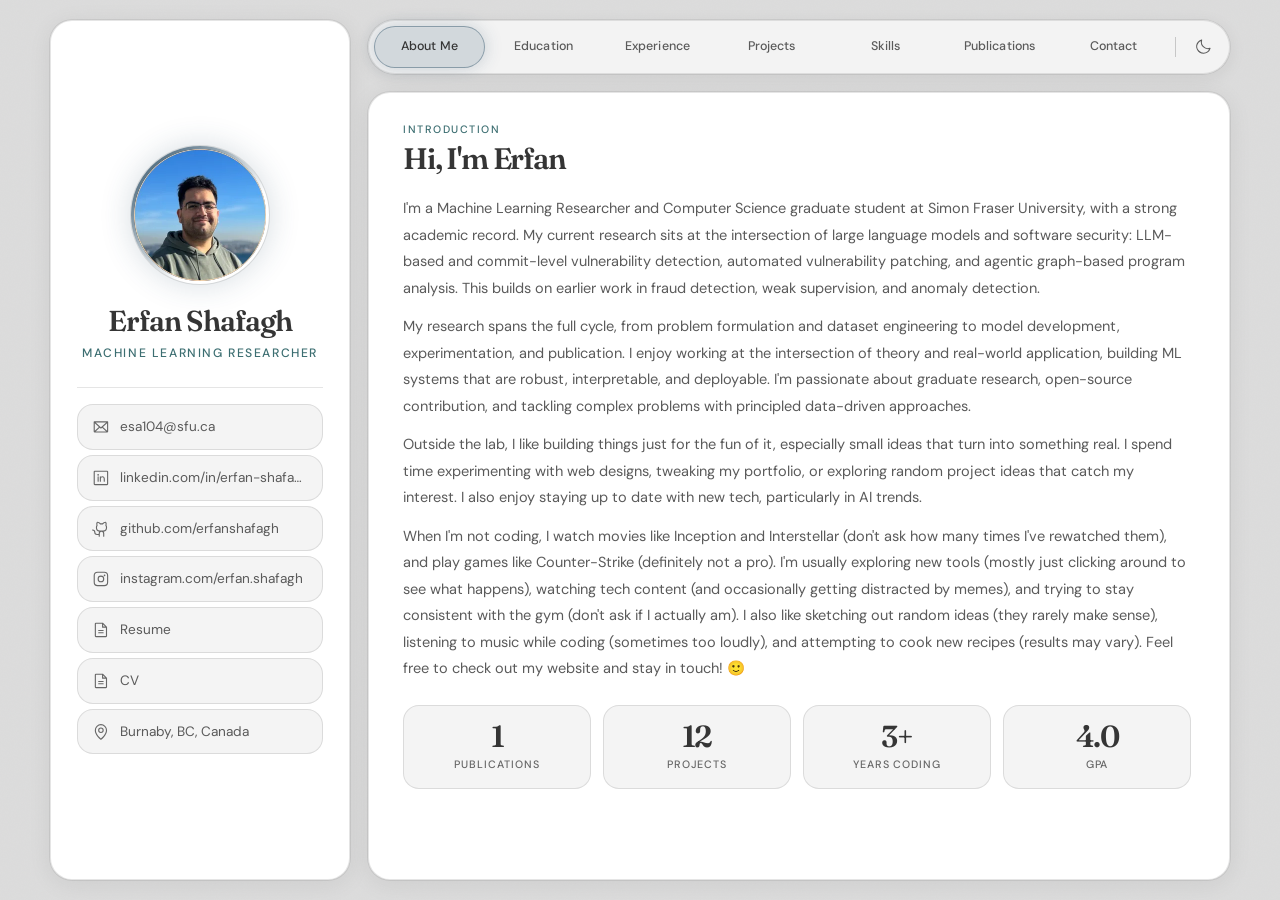
<file: index.html>
<!doctype html>
<html lang="en" data-theme="dark">
  <head>
    <meta charset="UTF-8" />
    <meta name="viewport" content="width=device-width, initial-scale=1.0, viewport-fit=cover" />

    <title>Erfan Shafagh</title>
    <meta
      name="description"
      content="Erfan Shafagh — Machine Learning Researcher and Computer Science graduate student at Simon Fraser University, working on LLM-based and commit-level vulnerability detection, automated vulnerability patching, and agentic program analysis."
    />
    <meta name="author" content="Erfan Shafagh" />
    <link rel="canonical" href="https://erfanshafagh.github.io/" />
    <meta name="robots" content="index, follow" />
    <meta name="color-scheme" content="dark light" />
    <meta name="theme-color" content="#1a1a1a" media="(prefers-color-scheme: dark)" />
    <meta name="theme-color" content="#dcdcdc" media="(prefers-color-scheme: light)" />

    <!-- Link previews (LinkedIn, X, Slack, Discord, iMessage) -->
    <meta property="og:type" content="profile" />
    <meta property="og:site_name" content="Erfan Shafagh" />
    <meta property="og:title" content="Erfan Shafagh — Machine Learning Researcher" />
    <meta
      property="og:description"
      content="Machine Learning Researcher and Computer Science graduate student at Simon Fraser University, working on LLM-based and commit-level vulnerability detection, automated vulnerability patching, and agentic program analysis."
    />
    <meta property="og:url" content="https://erfanshafagh.github.io/" />
    <meta property="og:image" content="https://erfanshafagh.github.io/assets/img/og-card.png" />
    <meta property="og:image:width" content="1200" />
    <meta property="og:image:height" content="630" />
    <meta property="og:image:alt" content="Erfan Shafagh — Machine Learning Researcher" />
    <meta property="og:locale" content="en_US" />
    <meta property="profile:first_name" content="Erfan" />
    <meta property="profile:last_name" content="Shafagh" />
    <meta name="twitter:card" content="summary_large_image" />
    <meta name="twitter:title" content="Erfan Shafagh — Machine Learning Researcher" />
    <meta
      name="twitter:description"
      content="Machine Learning Researcher and Computer Science graduate student at Simon Fraser University, working on LLM-based and commit-level vulnerability detection, automated vulnerability patching, and agentic program analysis."
    />
    <meta name="twitter:image" content="https://erfanshafagh.github.io/assets/img/og-card.png" />

    <link rel="icon" href="assets/img/favicon-32.png" sizes="32x32" type="image/png" />
    <link rel="apple-touch-icon" href="assets/img/apple-touch-icon.png" />

    <link rel="preconnect" href="https://fonts.googleapis.com" />
    <link rel="preconnect" href="https://fonts.gstatic.com" crossorigin />
    <link
      href="https://fonts.googleapis.com/css2?family=Fraunces:opsz,wght@9..144,500;9..144,600&family=DM+Sans:opsz,wght@9..40,400;9..40,500;9..40,700&display=swap"
      rel="stylesheet"
    />

    <link rel="stylesheet" href="styles/tokens.css" />
    <link rel="stylesheet" href="styles/base.css" />
    <link rel="stylesheet" href="styles/layout.css" />
    <link rel="stylesheet" href="styles/components.css" />
    <link rel="stylesheet" href="styles/sections.css" />
    <link rel="stylesheet" href="styles/bottom-nav.css" />
    <link rel="stylesheet" href="styles/responsive.css" />

    <!-- Applies the saved/OS theme before first paint so light-theme
         visitors never see a flash of the dark palette. -->
    <script>
      (function () {
        try {
          var t = localStorage.getItem("theme");
          if (t !== "light" && t !== "dark") {
            t = matchMedia("(prefers-color-scheme: light)").matches ? "light" : "dark";
          }
          document.documentElement.setAttribute("data-theme", t);
        } catch (e) {}
      })();
    </script>

    <script type="application/ld+json">
      {
        "@context": "https://schema.org",
        "@type": "Person",
        "name": "Erfan Shafagh",
        "url": "https://erfanshafagh.github.io/",
        "image": "https://erfanshafagh.github.io/assets/img/avatar.webp",
        "jobTitle": "Machine Learning Researcher",
        "email": "mailto:esa104@sfu.ca",
        "description": "Erfan Shafagh — Machine Learning Researcher and Computer Science graduate student at Simon Fraser University, working on LLM-based and commit-level vulnerability detection, automated vulnerability patching, and agentic program analysis.",
        "affiliation": { "@type": "CollegeOrUniversity", "name": "Simon Fraser University", "url": "https://www.sfu.ca/" },
        "alumniOf": { "@type": "CollegeOrUniversity", "name": "Simon Fraser University", "url": "https://www.sfu.ca/" },
        "address": { "@type": "PostalAddress", "addressLocality": "Burnaby", "addressRegion": "BC", "addressCountry": "CA" },
        "knowsAbout": ["LLM-Based Vulnerability Detection","Commit-Level Vulnerability Detection","Automated Vulnerability Patching","Agentic Graph-Based Program Analysis","Adversarial Machine Learning","Software Security","Fraud Detection","Weak Supervision","Anomaly Detection","Large Language Models"],
        "sameAs": [
          "https://www.linkedin.com/in/erfan-shafagh/",
          "https://github.com/erfanshafagh",
          "https://instagram.com/erfan.shafagh"
        ]
      }
    </script>
  </head>

  <body>
    <a class="skip-link" href="#panelContainer">Skip to content</a>

    <div class="layout">
      <aside class="sidebar">
        <div class="sidebar-inner">
          <div class="avatar-ring">
            <img
              id="avatarImg"
              class="avatar"
              src="assets/img/avatar.webp"
              alt="Erfan Shafagh, Machine Learning Researcher"
              width="132"
              height="132"
              fetchpriority="high"
            />
          </div>
          <h1 class="profile-name" id="profileName">Erfan Shafagh</h1>
          <p class="profile-role" id="profileRole">Machine Learning Researcher</p>
          <nav class="profile-links" id="profileLinks" aria-label="Profile links"></nav>
        </div>
      </aside>

      <main class="main-content">
        <nav class="tab-bar" aria-label="Sections">
          <div class="tab-list" id="tabList" role="tablist" aria-label="Portfolio sections"></div>
          <span class="nav-separator" aria-hidden="true"></span>
          <button class="theme-toggle" id="themeToggle" type="button" aria-label="Toggle theme"></button>
        </nav>

        <div class="panel-container" id="panelContainer">
          <!-- prerender:start -->
          <!-- Generated by `node build.js` from src/data.js. Gives crawlers and
               link-preview bots real text, since they do not run JavaScript.
               Replaced by the live render as soon as the module loads. -->
        <section class="panel" id="prerender-about">
          <h2>About</h2>
          <p>I&#39;m a Machine Learning Researcher and Computer Science graduate student at Simon Fraser University, with a strong academic record. My current research sits at the intersection of large language models and software security: LLM-based and commit-level vulnerability detection, automated vulnerability patching, and agentic graph-based program analysis. This builds on earlier work in fraud detection, weak supervision, and anomaly detection.</p>
          <p>My research spans the full cycle, from problem formulation and dataset engineering to model development, experimentation, and publication. I enjoy working at the intersection of theory and real-world application, building ML systems that are robust, interpretable, and deployable. I&#39;m passionate about graduate research, open-source contribution, and tackling complex problems with principled data-driven approaches.</p>
          <p>Outside the lab, I like building things just for the fun of it, especially small ideas that turn into something real. I spend time experimenting with web designs, tweaking my portfolio, or exploring random project ideas that catch my interest. I also enjoy staying up to date with new tech, particularly in AI trends.</p>
          <p>When I&#39;m not coding, I watch movies like Inception and Interstellar (don&#39;t ask how many times I&#39;ve rewatched them), and play games like Counter-Strike (definitely not a pro). I&#39;m usually exploring new tools (mostly just clicking around to see what happens), watching tech content (and occasionally getting distracted by memes), and trying to stay consistent with the gym (don&#39;t ask if I actually am). I also like sketching out random ideas (they rarely make sense), listening to music while coding (sometimes too loudly), and attempting to cook new recipes (results may vary). Feel free to check out my website and stay in touch! 🙂</p>
        </section>

        <section class="panel" id="prerender-education">
          <h2>Education</h2>
          <p><strong>Master of Computer Science</strong>, Simon Fraser University (May 2026 – Present). Graduate studies in Computer Science with a research focus on LLM-based vulnerability detection, commit-level vulnerability detection, automated vulnerability patching, and agentic graph-based program analysis.</p>
          <p><strong>Bachelor of Computer Science</strong>, Simon Fraser University (Jan 2023 – Dec 2025). President&#39;s Honour Roll once and Dean&#39;s Honour Roll twice. Specialized in machine learning and deep learning, with additional coursework in algorithms, databases, systems, and networking.</p>
        </section>

        <section class="panel" id="prerender-experience">
          <h2>Experience</h2>
          <p><strong>Research Assistant</strong>, SFU – TBLab (Nov 2024 – Present).</p>
          <ul><li>Gained hands-on experience with the full research cycle, from problem formulation to experimentation and evaluation.</li><li>Conducted research in fraud detection using weak supervision and anomaly detection methods.</li><li>Applied deep learning methods to real-world, high-dimensional datasets.</li><li>Collaborated in an academic research setting, contributing to publications and interdisciplinary teamwork.</li></ul>
          <p><strong>AI Engineer Intern</strong>, Farpoint Technologies (May 2026 – Present).</p>
          <ul><li>Contributed to Fabric, a secure and private AI assistant built as an agentic harness around large language models.</li><li>Designed and shipped core product features, including streaming reasoning components, onboarding flows, and file search.</li><li>Diagnosed and resolved cross-platform bugs spanning encoding, rendering, and WSL environments.</li></ul>
          <p><strong>Teaching Assistant</strong>, Simon Fraser University – CMPT 125 (May 2026 – Present).</p>
          <ul><li>Led lab sections and office hours, guiding students through core programming concepts, data structures, and algorithm design in C.</li><li>Graded assignments and exams, providing detailed feedback to help students strengthen their problem-solving skills.</li></ul>
          <p><strong>Program Coordinator</strong>, FOSINT-SI Symposium (Mar 2026 – Present).</p>
          <ul><li>Managed paper submissions and author–reviewer communication.</li><li>Designed and maintained the conference website and media content.</li></ul>
          <p><strong>Python Tutor (Volunteer)</strong>, Simon Fraser University (Feb – Mar 2023).</p>
          <ul><li>Provided individualized guidance to an undergraduate student on Python fundamentals.</li><li>Adapted tutoring approaches to fit the student&#39;s individual learning style and pace.</li></ul>
        </section>

        <section class="panel" id="prerender-projects">
          <h2>Projects</h2>
          <p><strong><a href="https://github.com/erfanshafagh/Waffle">WAF Adversarial Learning</a></strong> — Adversarial &amp; defensive LLMs. Researched and implemented adversarial attack generation techniques (SQLi, XSS) using language models. Fine-tuned multiple LLMs with reinforcement learning (GRPO) to bypass Web Application Firewalls, and designed custom reward functions optimizing payload diversity and effectiveness. Tags: LLM, RL, Security, Python, NLP.</p>
          <p><strong><a href="https://github.com/erfanshafagh/mppi-ros2">Corridor Robot</a></strong> — Real-time path planning in ROS2. Built a real-time path planning system in ROS2 for an RB1-base robot to navigate corridors while safely avoiding humans. Implemented Model Predictive Path Integral (MPPI) control and leveraged JAX-accelerated parallel computation for fast, smooth trajectory optimization. Tags: ROS2, Python, Robotics, JAX, MPPI.</p>
          <p><strong><a href="https://github.com/SFU-MARS/ros2_tutorial/tree/cleaner_mcts">Cleaning Robot Planner</a></strong> — MCTS-based autonomous coverage. Implemented a Monte Carlo Tree Search path planning algorithm in ROS2 for a TurtleBot3 to autonomously clean rooms with static obstacles. Used a grid-based environment representation with dynamic cell updates and optimized the MCTS reward system for coverage, collision avoidance, and path efficiency. Tags: ROS2, MCTS, Python, Robotics.</p>
          <p><strong>Aerial Image Instance Segmentation</strong> — Detectron2 segmentation at scale. Built an instance segmentation pipeline for high-resolution aerial imagery using PyTorch and Detectron2. Handled large-scale data with custom loaders, block-based image tiling, and augmentations, fine-tuned a Faster R-CNN model to localize aerial objects, and engineered a custom encoder-decoder network with skip connections for precise pixel-level masking, optimizing against Intersection-over-Union. Tags: PyTorch, Detectron2, Computer Vision, Python.</p>
          <p><strong>AI Lyric Generation</strong> — Fine-tuned GPT-2 for song lyrics. Fine-tuned a GPT-2 transformer model to generate genre-specific (pop, rap) song lyrics. Compared parameter-efficient fine-tuning techniques including Residual Adapters and LoRA to adapt the LLM effectively. Evaluated outputs using perplexity metrics and human assessment of lyrical quality and genre relevance. Tags: NLP, LoRA, Python, Transformers.</p>
          <p><strong>Urban Exploration Tools</strong> — Data-driven location services. Built a location-based service combining Haversine-distance filtering and user preferences to find nearby amenities, an OpenRouteService-powered tour planner generating optimal walking, biking, and driving routes, and a virtual tour-guide feature that identifies landmarks along interpolated paths. Tags: Python, NumPy, Pandas, APIs.</p>
          <p><strong>Optical Character Recognition System</strong> — CNN written from scratch in NumPy. Implemented a convolutional neural network from scratch in NumPy, writing the forward and backward passes by hand, and built an OCR pipeline with OpenCV to segment, extract, and classify handwritten digits. Reached over 95% test accuracy on MNIST and visualized intermediate feature maps to show how the convolutional and ReLU layers pick out edges. Tags: NumPy, OpenCV, CNN, Computer Vision, Python.</p>
          <p><strong>Cinepass</strong> — Movie reservation web app. Collaborated in a team of six to develop a full-stack web application managing movie listings, user registrations, and seat reservations. Built secure authentication and booking flows using Spring Boot and PostgreSQL. Delivered iteratively following Agile methodology. Tags: Java, Spring Boot, PostgreSQL, Agile.</p>
          <p><strong>Movie Title Generator</strong> — Generative MLP built from the ground up. Built a generative multilayer perceptron from the ground up to produce novel movie titles learned purely from data. Trained the model in PyTorch with CUDA GPU acceleration for hands-on intuition into the full deep learning training loop, and preprocessed a real-world movie title dataset for character-level generation. Tags: PyTorch, Deep Learning, Python.</p>
          <p><strong><a href="https://github.com/erfanshafagh/dbDesign">Database Management System</a></strong> — Normalized relational DB design. Designed and implemented a normalized relational database in SQLite with a teammate, applying ER modeling, schema creation, data population, and complex query design to efficiently manage large volumes of structured data, with a Python application layer on top. Tags: SQLite, SQL, Python, Database Design.</p>
          <p><strong><a href="https://github.com/erfanshafagh/s-talk">Socket Chat Program</a></strong> — Multithreaded UDP chat in C. Developed a multithreaded UDP socket chat application in C enabling two-way communication over a network. Used concurrent operation handling to ensure responsiveness and reliable message delivery across users. Tags: C, UDP, Networking, Multithreading.</p>
          <p><strong><a href="https://github.com/erfanshafagh/SpotifyAPI">Spotify API Integration</a></strong> — Automated playlist population. Developed a Python script to process audio files, extract metadata across multiple formats (MP3, FLAC, M4A), and automatically search and add matching tracks to a Spotify playlist via the Spotify Web API. Tags: Python, Spotify API, Automation.</p>
        </section>

        <section class="panel" id="prerender-skills">
          <h2>Skills</h2>
          <p><strong>Languages:</strong> Python, C++, C, Java</p>
          <p><strong>Learning Paradigms:</strong> Supervised Learning, Unsupervised Learning, Semi-supervised Learning, Self-supervised Learning, Reinforcement Learning</p>
          <p><strong>Domains:</strong> Software Security, Vulnerability Detection, Fraud Detection, Anomaly Detection, Computer Vision, Natural Language Processing</p>
          <p><strong>Frameworks &amp; Libraries:</strong> PyTorch, Scikit-learn, NumPy, Pandas, Matplotlib, Hugging Face, JAX, OpenCV, Detectron2, ROS2, Spring Boot</p>
          <p><strong>Databases:</strong> SQL, PostgreSQL, SQLite</p>
          <p><strong>Developer Tools:</strong> Linux, Git, GitHub, Docker, VS Code, Jupyter Notebooks, Google Colab, Kaggle</p>
          <p><strong>Fundamentals:</strong> Data Structures and Algorithms, Object-Oriented Programming, Database Design</p>
          <p><strong>Soft Skills:</strong> Team Collaboration, Clear Communication, Reliability, Accountability, Agile Methodology, Problem-Solving</p>
        </section>

        <section class="panel" id="prerender-publications">
          <h2>Publications</h2>
          <p><strong><a href="https://arxiv.org/abs/2510.13205">CleverCatch: A Knowledge-Guided Weak Supervision Model for Fraud Detection</a></strong>. A. Mozafari, K. Hashemi, E. Shafagh, S. Motamedi, A. Taheri, M. A. Tayebi. IEEE International Conference on Big Data · 2025.</p>
          <p>Healthcare fraud detection is challenging due to scarce labels, evolving fraud patterns, and complex medical data. We propose CleverCatch, a knowledge-guided weak supervision model that integrates domain expertise with neural learning to detect fraudulent prescription behavior. By aligning expert rules and data in a shared embedding space and training on synthetic compliance and violation cases, the model learns patterns that generalize to real-world data. Experiments show improved performance over state-of-the-art methods, with gains in AUC and recall, while also enhancing interpretability.</p>
        </section>

        <section class="panel" id="prerender-contact">
          <h2>Contact</h2>
          <p>Interested in research collaboration, graduate opportunities, or just want to talk ML? Feel free to reach out. I&#39;m always happy to connect.</p>
          <p>Email: <a href="mailto:esa104@sfu.ca">esa104@sfu.ca</a></p>
        </section>
          <!-- prerender:end -->
        </div>
      </main>
    </div>

    <script type="module" src="src/main.js"></script>
  </body>
</html>
</file>
<file: styles/tokens.css>
/* ═══════════════════════════════════════════════════════════════
   DESIGN TOKENS
   Every colour, size and timing the rest of the CSS is allowed to
   use. Both themes define the same set of names, so no component
   has to know which theme is active.
   ═══════════════════════════════════════════════════════════════ */

:root {
  --font-display: "Fraunces", Georgia, serif;
  --font-body: "DM Sans", system-ui, -apple-system, sans-serif;

  --r-sm: 10px;
  --r-md: 16px;
  --r-lg: 22px;
  --r-pill: 999px;

  /* Fluid so the main column keeps usable width on small laptops and
     tablets instead of the nav being squeezed into ellipses. */
  --sidebar-w: clamp(232px, 24vw, 300px);
  --gap: 18px;
  --pad: 20px;

  /* Minimum comfortable touch target (WCAG 2.5.5 / platform guidance). */
  --tap: 44px;

  --ease: cubic-bezier(0.4, 0, 0.2, 1);
  --fast: 130ms;
  --base: 260ms;
  --slow: 420ms;

  /* Category accent derived per theme from a hue in data.js, so skill
     colours stay legible rather than being fixed dark-on-dark hexes. */
  --cat-sat: 45%;
  --cat-light: 66%;
}

/* ── DARK ─────────────────────────────────────────────────────── */
[data-theme="dark"] {
  --bg-page: #1a1a1a;
  --bg-card: #222222;
  --bg-card-alt: #2a2a2a;
  --bg-hover: #303030;
  --bg-tag: #282828;

  --text-1: #ffffff;
  --text-2: #d9d9d9;
  --text-3: #949494; /* was #808080 — failed WCAG AA on every card background */
  --text-4: #959595;

  --border: rgba(255, 255, 255, 0.09);
  --border-hi: rgba(255, 255, 255, 0.16);

  --accent: #3c6e71;
  --accent-rgb: 60, 110, 113;
  --accent2: #5a9ea3;
  --accent2-rgb: 90, 158, 163;

  --focus: #7fc6cb;

  --shadow-card: 0 4px 32px rgba(0, 0, 0, 0.65), 0 0 0 1px rgba(255, 255, 255, 0.05);
  --shadow-nav: 0 4px 24px rgba(0, 0, 0, 0.55), 0 0 0 1px rgba(255, 255, 255, 0.06);

  --glass-bg: rgba(22, 22, 22, 0.78);
  --glass-bdr: rgba(255, 255, 255, 0.08);

  --scroll-thumb: rgba(255, 255, 255, 0.22);
  --scroll-hi: rgba(255, 255, 255, 0.38);

  --cat-sat: 45%;
  --cat-light: 66%;
}

/* ── LIGHT ────────────────────────────────────────────────────── */
[data-theme="light"] {
  --bg-page: #dcdcdc;
  --bg-card: #ffffff;
  --bg-card-alt: #f4f4f4;
  --bg-hover: #ebebeb;
  --bg-tag: #e6e6e6;

  --text-1: #353535;
  --text-2: #5a5a5a;
  --text-3: #666666; /* was #a0a0a0 — as low as 2.1:1, roughly half the AA floor */
  --text-4: #666666; /* was missing entirely, so date pills silently inherited --text-1 */

  --border: rgba(0, 0, 0, 0.1);
  --border-hi: rgba(0, 0, 0, 0.18);

  --accent: #284b63;
  --accent-rgb: 40, 75, 99;
  --accent2: #3c6e71;
  --accent2-rgb: 60, 110, 113;

  --focus: #1c4b52;

  --shadow-card: 0 4px 24px rgba(0, 0, 0, 0.07), 0 0 0 1px rgba(0, 0, 0, 0.07);
  --shadow-nav: 0 4px 18px rgba(0, 0, 0, 0.07), 0 0 0 1px rgba(0, 0, 0, 0.07);

  --glass-bg: rgba(248, 248, 248, 0.82);
  --glass-bdr: rgba(0, 0, 0, 0.09);

  --scroll-thumb: rgba(0, 0, 0, 0.26);
  --scroll-hi: rgba(0, 0, 0, 0.42);

  --cat-sat: 52%;
  --cat-light: 30%;
}
</file>
<file: styles/base.css>
/* ═══════════════════════════════════════════════════════════════
   RESET, TYPOGRAPHY, GLOBAL AFFORDANCES
   ═══════════════════════════════════════════════════════════════ */

*,
*::before,
*::after {
  box-sizing: border-box;
  margin: 0;
  padding: 0;
}

html {
  /* Fall back for browsers without dynamic viewport units. */
  block-size: 100%;
}

body {
  min-block-size: 100%;
  font-family: var(--font-body);
  background: var(--bg-page);
  color: var(--text-1);
  line-height: 1.6;
  -webkit-font-smoothing: antialiased;
  transition: background var(--slow) var(--ease), color var(--slow) var(--ease);
}

ul,
ol {
  list-style: none;
}

img {
  max-inline-size: 100%;
  block-size: auto;
}

button,
input,
textarea,
select {
  font: inherit;
  color: inherit;
}

/* Subtle film grain over the flat background. */
body::after {
  content: "";
  position: fixed;
  inset: 0;
  background-image: url("data:image/svg+xml,%3Csvg width='180' height='180' xmlns='http://www.w3.org/2000/svg'%3E%3Cfilter id='n'%3E%3CfeTurbulence type='fractalNoise' baseFrequency='0.85' numOctaves='4' stitchTiles='stitch'/%3E%3C/filter%3E%3Crect width='100%25' height='100%25' filter='url(%23n)' opacity='0.018'/%3E%3C/svg%3E");
  pointer-events: none;
  z-index: 0;
}

/* ── Scrollbars ──
   Thin, but visible enough to read as an affordance. The old 4px /
   9%-opacity thumb was the only cue that a clipped region could be
   scrolled, and it was effectively invisible. */
* {
  scrollbar-width: thin;
  scrollbar-color: var(--scroll-thumb) transparent;
}
*::-webkit-scrollbar {
  inline-size: 8px;
  block-size: 8px;
}
*::-webkit-scrollbar-track {
  background: transparent;
}
*::-webkit-scrollbar-thumb {
  background: var(--scroll-thumb);
  border-radius: var(--r-pill);
}
*::-webkit-scrollbar-thumb:hover {
  background: var(--scroll-hi);
}

/* ── Icons ── */
.icon {
  inline-size: 1.05em;
  block-size: 1.05em;
  flex-shrink: 0;
  display: block;
}

/* ── Focus ──
   Nothing in the previous stylesheet styled :focus at all, and three
   controls cleared the UA outline outright, leaving keyboard users with
   no visible position on the page. */
:focus-visible {
  outline: 2px solid var(--focus);
  outline-offset: 2px;
  border-radius: var(--r-sm);
}
:focus:not(:focus-visible) {
  outline: none;
}

/* ── Utilities ── */
.visually-hidden {
  position: absolute;
  inline-size: 1px;
  block-size: 1px;
  padding: 0;
  overflow: hidden;
  clip-path: inset(50%);
  white-space: nowrap;
  border: 0;
}

.skip-link {
  position: absolute;
  inset-block-start: 0;
  inset-inline-start: 0;
  z-index: 100;
  padding: 12px 18px;
  background: var(--bg-card);
  color: var(--text-1);
  border: 1px solid var(--border-hi);
  border-radius: 0 0 var(--r-md) 0;
  text-decoration: none;
  transform: translateY(-120%);
  transition: transform var(--fast) var(--ease);
}
.skip-link:focus-visible {
  transform: translateY(0);
}

/* ── Motion ──
   Honour the OS "reduce motion" setting. Transitions collapse to
   near-instant rather than 0s so state changes still register. */
@media (prefers-reduced-motion: reduce) {
  *,
  *::before,
  *::after {
    animation-duration: 0.01ms !important;
    animation-iteration-count: 1 !important;
    transition-duration: 0.01ms !important;
    scroll-behavior: auto !important;
  }
}
</file>
<file: styles/layout.css>
/* ═══════════════════════════════════════════════════════════════
   SHELL: page grid, sidebar, nav, panel container
   ═══════════════════════════════════════════════════════════════ */

.layout {
  position: relative;
  z-index: 1;
  display: grid;
  grid-template-columns: var(--sidebar-w) minmax(0, 1fr);
  gap: var(--gap);
  padding: var(--pad);
  max-inline-size: 1220px;
  margin-inline: auto;

  /* dvh tracks the mobile URL bar; vh is the fallback for older engines. */
  block-size: 100vh;
  block-size: 100dvh;
}

/* ── Sidebar ── */
.sidebar {
  background: var(--bg-card);
  border: 1px solid var(--border);
  border-radius: var(--r-lg);
  box-shadow: var(--shadow-card);
  display: flex;
  flex-direction: column;
  min-block-size: 0;
  transition: background var(--slow) var(--ease), border-color var(--slow) var(--ease);
}

/* Scrolls rather than clipping: the content stack needs ~666px, so on any
   viewport under roughly 707px tall the old overflow:hidden silently cut
   off the lower profile links with no way to reach them. */
.sidebar-inner {
  display: flex;
  flex-direction: column;
  align-items: center;
  justify-content: center;
  text-align: center;
  padding: 28px 26px;
  flex: 1;
  min-block-size: 0;
  overflow-y: auto;
  overscroll-behavior: contain;
}

.avatar-ring {
  inline-size: 138px;
  block-size: 138px;
  border-radius: 50%;
  padding: 3px;
  background: linear-gradient(135deg, var(--accent) 0%, transparent 65%);
  box-shadow: 0 0 0 1px var(--border), 0 0 32px rgba(var(--accent-rgb), 0.2);
  margin-block-end: 20px;
  flex-shrink: 0;
  transition: box-shadow var(--base) var(--ease);
}
.avatar-ring:hover {
  box-shadow: 0 0 0 2px var(--accent), 0 0 40px rgba(var(--accent-rgb), 0.28);
}

.avatar {
  inline-size: 100%;
  block-size: 100%;
  border-radius: 50%;
  object-fit: cover;
  display: block;
  background: var(--bg-card-alt);
}

.profile-name {
  font-family: var(--font-display);
  font-size: 1.8rem;
  font-weight: 600;
  letter-spacing: -0.03em;
  line-height: 1.15;
  margin-block-end: 7px;
}

.profile-role {
  font-size: 0.76rem;
  font-weight: 500;
  letter-spacing: 0.13em;
  text-transform: uppercase;
  color: var(--accent2);
  margin-block-end: 24px;
}

.profile-links {
  display: flex;
  flex-direction: column;
  gap: 5px;
  inline-size: 100%;
  max-inline-size: 340px;
  padding-block-start: 16px;
  border-block-start: 1px solid var(--border);
  flex-shrink: 0;
}

.profile-link {
  display: flex;
  align-items: center;
  gap: 10px;
  padding: 11px 14px;
  min-block-size: var(--tap);
  border-radius: var(--r-md);
  text-decoration: none;
  color: var(--text-2);
  font-size: 0.85rem;
  border: 1px solid var(--border);
  background: var(--bg-card-alt);
  transition: color var(--fast) var(--ease), background var(--fast) var(--ease),
    border-color var(--fast) var(--ease), box-shadow var(--fast) var(--ease),
    transform var(--fast) var(--ease);
}
.profile-link span {
  overflow: hidden;
  text-overflow: ellipsis;
  white-space: nowrap;
}
.profile-link .icon {
  font-size: 17px;
  color: var(--text-3);
  transition: color var(--fast) var(--ease);
}
.profile-link:hover {
  color: var(--accent2);
  background: rgba(var(--accent2-rgb), 0.08);
  border-color: rgba(var(--accent2-rgb), 0.22);
  box-shadow: 0 0 10px rgba(var(--accent2-rgb), 0.13);
  transform: translateX(3px);
}
.profile-link:hover .icon {
  color: var(--accent2);
}
.profile-link--static {
  cursor: default;
}
.profile-link--static:hover {
  transform: none;
}

/* ── Main column ── */
.main-content {
  display: flex;
  flex-direction: column;
  gap: var(--gap);
  min-inline-size: 0;
  min-block-size: 0;
}

/* ── Tab bar ── */
.tab-bar {
  display: flex;
  align-items: center;
  gap: 4px;
  flex-shrink: 0;
  padding: 5px;
  border-radius: var(--r-pill);
  background: var(--glass-bg);
  backdrop-filter: blur(20px) saturate(1.4);
  -webkit-backdrop-filter: blur(20px) saturate(1.4);
  border: 1px solid var(--glass-bdr);
  box-shadow: var(--shadow-nav);
  transition: background var(--slow) var(--ease), border-color var(--slow) var(--ease);
}

/* Only the tabs live in the tablist; the theme toggle is a sibling so it
   is not announced as an eighth tab. */
.tab-list {
  display: flex;
  align-items: center;
  gap: 3px;
  flex: 1;
  min-inline-size: 0;
}

.tab {
  flex: 1;
  min-inline-size: 0;
  block-size: 42px;
  padding: 0 8px;
  border-radius: var(--r-pill);
  border: 1px solid transparent;
  background: transparent;
  color: var(--text-2);
  font-size: 0.78rem;
  font-weight: 500;
  letter-spacing: 0.01em;
  cursor: pointer;
  white-space: nowrap;
  overflow: hidden;
  text-overflow: ellipsis;
  transition: color var(--fast) var(--ease), background var(--fast) var(--ease),
    border-color var(--fast) var(--ease), box-shadow var(--fast) var(--ease);
}

.tab:hover:not(.active) {
  color: var(--accent2);
  background: rgba(var(--accent2-rgb), 0.08);
  border-color: rgba(var(--accent2-rgb), 0.2);
  box-shadow: 0 0 12px rgba(var(--accent2-rgb), 0.14);
}

.tab.active {
  color: var(--text-1);
  background: rgba(var(--accent-rgb), 0.16);
  border-color: rgba(var(--accent-rgb), 0.42);
  box-shadow: 0 0 18px rgba(var(--accent-rgb), 0.22), inset 0 1px 0 rgba(255, 255, 255, 0.07);
}

.nav-separator {
  inline-size: 1px;
  block-size: 20px;
  background: var(--border-hi);
  flex-shrink: 0;
  margin-inline: 2px;
}

.theme-toggle {
  block-size: 42px;
  inline-size: 42px;
  display: grid;
  place-items: center;
  flex-shrink: 0;
  border-radius: var(--r-pill);
  border: 1px solid transparent;
  background: transparent;
  color: var(--text-2);
  cursor: pointer;
  transition: color var(--fast) var(--ease), background var(--fast) var(--ease),
    border-color var(--fast) var(--ease), box-shadow var(--fast) var(--ease);
}
.theme-toggle .icon {
  inline-size: 18px;
  block-size: 18px;
  transition: transform 320ms var(--ease);
}
.theme-toggle:hover {
  color: var(--accent2);
  background: rgba(var(--accent2-rgb), 0.08);
  border-color: rgba(var(--accent2-rgb), 0.22);
  box-shadow: 0 0 12px rgba(var(--accent2-rgb), 0.18);
}
.theme-toggle:hover .icon {
  transform: rotate(28deg) scale(1.15);
}

/* ── Panels ── */
.panel-container {
  flex: 1;
  min-block-size: 0;
  background: var(--bg-card);
  border: 1px solid var(--border);
  border-radius: var(--r-lg);
  box-shadow: var(--shadow-card);
  overflow: hidden;
  position: relative;
  transition: background var(--slow) var(--ease), border-color var(--slow) var(--ease);
}

.panel {
  display: flex;
  flex-direction: column;
  block-size: 100%;
  overflow: hidden;
  padding: 28px 34px;
}

/* [hidden] must beat display:flex. */
.panel[hidden] {
  display: none;
}

.panel.entering {
  animation: panelIn var(--base) var(--ease) both;
}

/* Opt-in scrolling. Replaces five per-section #panel-* rules plus a
   matching list in the mobile query, so a new section needs no CSS. */
.panel--scroll,
.panel-scroll {
  overflow-y: auto;
  overscroll-behavior: contain;
}
.panel-scroll {
  flex: 1;
  min-block-size: 0;
  padding-inline-end: 4px;
}

@keyframes panelIn {
  from {
    opacity: 0;
    transform: translateY(7px);
  }
  to {
    opacity: 1;
    transform: translateY(0);
  }
}

.section-eyebrow {
  font-size: 0.67rem;
  font-weight: 500;
  letter-spacing: 0.14em;
  text-transform: uppercase;
  color: var(--accent2);
  margin-block-end: 4px;
  flex-shrink: 0;
}

.section-heading {
  font-family: var(--font-display);
  font-size: 1.85rem;
  font-weight: 600;
  letter-spacing: -0.04em;
  line-height: 1.15;
  margin-block-end: 20px;
  flex-shrink: 0;
}
</file>
<file: styles/components.css>
/* ═══════════════════════════════════════════════════════════════
   SHARED COMPONENTS
   Written once and reused by every section. Education, Experience
   and Publications previously each carried their own copy of the
   timeline and card rules, and the link pill existed three times
   under three different names.
   ═══════════════════════════════════════════════════════════════ */

/* ── Timeline ── */
.timeline {
  display: flex;
  flex-direction: column;
  position: relative;
}

.timeline::before {
  content: "";
  position: absolute;
  inset-inline-start: 13px;
  inset-block: 10px;
  inline-size: 1px;
  background: var(--border);
}

.timeline-item {
  display: grid;
  grid-template-columns: 28px minmax(0, 1fr);
  gap: 16px;
  padding-block-end: 18px;
}
.timeline-item:last-child {
  padding-block-end: 0;
}

.timeline-dot {
  inline-size: 11px;
  block-size: 11px;
  border-radius: 50%;
  background: var(--accent);
  border: 2px solid var(--bg-card);
  box-shadow: 0 0 0 2px var(--accent);
  margin-block-start: 8px;
  justify-self: center;
  transition: transform var(--fast) var(--ease);
}
.timeline-item:hover .timeline-dot {
  transform: scale(1.4);
}

/* ── Card ── */
.card {
  background: var(--bg-card-alt);
  border: 1px solid var(--border);
  border-radius: var(--r-md);
  padding: 14px 18px;
  min-inline-size: 0;
  transition: border-color var(--fast) var(--ease);
}
.card:hover {
  border-color: var(--border-hi);
}

.card-header {
  display: flex;
  justify-content: space-between;
  align-items: flex-start;
  gap: 10px;
  margin-block-end: 4px;
  flex-wrap: wrap;
}

.card-title {
  font-family: var(--font-display);
  font-size: 0.97rem;
  font-weight: 600;
  letter-spacing: -0.02em;
  color: var(--text-1);
  line-height: 1.3;
  flex: 1;
  min-inline-size: 0;
}

.card-meta {
  font-size: 0.68rem;
  font-weight: 500;
  color: var(--text-4);
  background: var(--bg-tag);
  padding: 3px 9px;
  border-radius: var(--r-pill);
  border: 1px solid var(--border);
  white-space: nowrap;
  flex-shrink: 0;
}

.card-entity-row {
  display: flex;
  align-items: center;
  gap: 8px;
  margin-block-end: 6px;
  flex-wrap: wrap;
}

/* Accent colour is reserved for entities that actually link somewhere, so a
   company with no website does not read as a dead link. */
.card-entity {
  font-size: 0.79rem;
  color: var(--text-2);
  font-weight: 500;
  text-decoration: none;
}
a.card-entity {
  color: var(--accent2);
}
a.card-entity:hover {
  text-decoration: underline;
  text-underline-offset: 3px;
}

.card-location {
  display: inline-flex;
  align-items: center;
  gap: 4px;
  font-size: 0.72rem;
  color: var(--text-3);
}
.card-location .icon {
  inline-size: 12px;
  block-size: 12px;
}

.card-body {
  font-size: 0.81rem;
  color: var(--text-2);
  line-height: 1.65;
  margin-block-end: 6px;
}

.card-note {
  font-size: 0.7rem;
  color: var(--text-3);
  font-weight: 500;
}

.card-footer {
  display: flex;
  justify-content: space-between;
  align-items: center;
  gap: 10px;
  flex-wrap: wrap;
}

/* ── Pill button ──
   One implementation for project links, publication links and
   contact socials. */
.pill {
  display: inline-flex;
  align-items: center;
  gap: 6px;
  padding: 7px 14px;
  border-radius: var(--r-pill);
  font-size: 0.78rem;
  font-weight: 500;
  text-decoration: none;
  border: 1px solid var(--border-hi);
  color: var(--text-2);
  background: rgba(var(--accent-rgb), 0.05);
  white-space: nowrap;
  transition: color var(--fast) var(--ease), border-color var(--fast) var(--ease),
    background var(--fast) var(--ease), box-shadow var(--fast) var(--ease);
}
.pill:hover {
  color: var(--accent2);
  border-color: rgba(var(--accent2-rgb), 0.36);
  background: rgba(var(--accent2-rgb), 0.09);
  box-shadow: 0 0 12px rgba(var(--accent2-rgb), 0.16);
}
.pill .icon {
  inline-size: 14px;
  block-size: 14px;
}
.pill--static {
  cursor: default;
}
.pill--static:hover {
  color: var(--text-2);
  border-color: var(--border-hi);
  background: rgba(var(--accent-rgb), 0.05);
  box-shadow: none;
}

.pill-row {
  display: flex;
  gap: 8px;
  flex-wrap: wrap;
  align-items: center;
}

/* ── Tags ── */
.tag-row {
  display: flex;
  flex-wrap: wrap;
  gap: 6px;
}

.tag {
  font-size: 0.75rem;
  padding: 3px 10px;
  border-radius: var(--r-pill);
  background: var(--bg-tag);
  color: var(--text-2);
  border: 1px solid var(--border);
  transition: border-color var(--fast) var(--ease), color var(--fast) var(--ease);
}
.tag-row--muted .tag {
  font-size: 0.7rem;
  color: var(--text-3);
}

/* ── Collapsible ──
   `grid-template-rows: 0fr -> 1fr` animates to the content's natural
   height, replacing the hardcoded max-height ceilings that would have
   clipped any longer entry. `visibility` does the actual hiding, so
   collapsed text leaves the accessibility tree instead of being read
   aloud while aria-expanded reports "false". */
.collapse-toggle {
  display: inline-flex;
  align-items: center;
  gap: 5px;
  padding: 6px 10px;
  border-radius: var(--r-pill);
  font-size: 0.72rem;
  font-weight: 500;
  border: 1px solid transparent;
  color: var(--text-3);
  background: transparent;
  cursor: pointer;
  white-space: nowrap;
  transition: color var(--fast) var(--ease), border-color var(--fast) var(--ease),
    background var(--fast) var(--ease);
}
.collapse-toggle:hover {
  color: var(--accent2);
  border-color: rgba(var(--accent2-rgb), 0.28);
  background: rgba(var(--accent2-rgb), 0.08);
}

/* Pins the trigger to the end of its row so it aligns across sibling
   cards rather than trailing whatever text precedes it. */
.collapse-toggle--end {
  margin-inline-start: auto;
}
.collapse-toggle .icon {
  inline-size: 12px;
  block-size: 12px;
  transition: transform var(--base) var(--ease);
}
.collapse-toggle.open .icon {
  transform: rotate(180deg);
}

.collapse-region {
  display: grid;
  grid-template-rows: 0fr;
  visibility: hidden;
  margin-block-start: 0;
  transition: grid-template-rows var(--base) var(--ease), margin-block-start var(--base) var(--ease),
    visibility var(--base);
}
.collapse-region.open {
  grid-template-rows: 1fr;
  visibility: visible;
  margin-block-start: 10px;
}
.collapse-region-inner {
  overflow: hidden;
  min-block-size: 0;
}

/* ── Highlight list ── */
.highlight-list {
  display: flex;
  flex-direction: column;
  gap: 8px;
  padding: 11px 14px;
  background: var(--bg-tag);
  border: 1px solid var(--border);
  border-radius: var(--r-md);
}
.highlight-list li {
  display: flex;
  gap: 10px;
  font-size: 0.83rem;
  color: var(--text-2);
  line-height: 1.7;
}
.highlight-list li::before {
  content: "→";
  color: var(--accent2);
  flex-shrink: 0;
  font-size: 0.76rem;
  margin-block-start: 4px;
}

/* ── Prose ── */
.prose p {
  color: var(--text-2);
  font-size: 0.91rem;
  line-height: 1.82;
  margin-block-end: 12px;
}

.prose-lead {
  font-size: 0.91rem;
  color: var(--text-2);
  line-height: 1.82;
  margin-block-end: 22px;
}
</file>
<file: styles/sections.css>
/* ═══════════════════════════════════════════════════════════════
   SECTION-SPECIFIC RULES
   Anything that genuinely belongs to one section only. Shared
   pieces live in components.css.
   ═══════════════════════════════════════════════════════════════ */

/* ── About ── */
.stats-row {
  display: grid;
  grid-template-columns: repeat(4, minmax(0, 1fr));
  gap: 12px;
  margin-block: 22px 4px;
}

.stat-card {
  display: flex;
  flex-direction: column;
  background: var(--bg-card-alt);
  border: 1px solid var(--border);
  border-radius: var(--r-md);
  padding: 15px 10px;
  text-align: center;
  transition: border-color var(--fast) var(--ease), background var(--fast) var(--ease),
    box-shadow var(--fast) var(--ease);
}
.stat-card:hover {
  border-color: rgba(var(--accent-rgb), 0.3);
  background: rgba(var(--accent-rgb), 0.06);
  box-shadow: 0 0 12px rgba(var(--accent-rgb), 0.1);
}

.stat-value {
  font-family: var(--font-display);
  font-size: 1.9rem;
  font-weight: 600;
  letter-spacing: -0.045em;
  color: var(--text-1);
  line-height: 1;
  margin-block-end: 5px;
}
.stat-label {
  font-size: 0.67rem;
  text-transform: uppercase;
  letter-spacing: 0.09em;
  color: var(--text-3);
  font-weight: 500;
}

/* ── Projects: master / detail ── */
.master-detail {
  display: grid;
  grid-template-columns: minmax(150px, 220px) minmax(0, 1fr);
  gap: 14px;
  flex: 1;
  min-block-size: 0;
  min-inline-size: 0;
}

.md-list-wrap {
  display: flex;
  flex-direction: column;
  gap: 8px;
  min-block-size: 0;
  min-inline-size: 0;
}

.md-filter {
  inline-size: 100%;
  min-block-size: var(--tap);
  appearance: none;
  background: var(--bg-card-alt);
  border: 1px solid var(--border);
  border-radius: var(--r-md);
  padding: 8px 30px 8px 12px;
  font-size: 0.8rem;
  font-weight: 500;
  color: var(--text-1);
  cursor: pointer;
  flex-shrink: 0;
  /* Caret drawn inline so it scrolls with the control and needs no
     absolutely-positioned pseudo-element on a sticky ancestor. */
  background-image: linear-gradient(45deg, transparent 50%, var(--text-3) 50%),
    linear-gradient(135deg, var(--text-3) 50%, transparent 50%);
  background-position: right 15px top 55%, right 10px top 55%;
  background-size: 5px 5px, 5px 5px;
  background-repeat: no-repeat;
  transition: border-color var(--fast) var(--ease), box-shadow var(--fast) var(--ease);
}
.md-filter:hover {
  border-color: rgba(var(--accent-rgb), 0.38);
  box-shadow: 0 0 10px rgba(var(--accent-rgb), 0.12);
}

.md-list {
  display: flex;
  flex-direction: column;
  gap: 4px;
  overflow-y: auto;
  overflow-x: hidden;
  overscroll-behavior: contain;
  min-block-size: 0;
  padding-inline-end: 2px;
}

.md-item {
  inline-size: 100%;
  display: flex;
  flex-direction: column;
  gap: 2px;
  padding: 11px 13px;
  border-radius: var(--r-md);
  cursor: pointer;
  border: 1px solid transparent;
  background: transparent;
  text-align: start;
  transition: background var(--fast) var(--ease), border-color var(--fast) var(--ease),
    box-shadow var(--fast) var(--ease);
}
.md-item:hover:not(.selected) {
  background: var(--bg-hover);
  border-color: var(--border);
}

/* A solid accent border, not a 1.09:1 tint — the selected state has to be
   distinguishable, not merely present. */
.md-item.selected {
  background: rgba(var(--accent-rgb), 0.12);
  border-color: var(--accent2);
  box-shadow: 0 0 10px rgba(var(--accent-rgb), 0.12);
}

.md-item-name {
  font-size: 0.84rem;
  font-weight: 500;
  color: var(--text-1);
}
.md-item-tagline {
  font-size: 0.74rem;
  color: var(--accent2);
  font-weight: 500;
}

.md-empty {
  font-size: 0.8rem;
  color: var(--text-3);
  padding: 12px 4px;
}

.md-detail {
  background: var(--bg-card-alt);
  border: 1px solid var(--border);
  border-radius: var(--r-lg);
  padding: 24px 28px;
  overflow-y: auto;
  overflow-x: hidden;
  overscroll-behavior: contain;
  min-block-size: 0;
  min-inline-size: 0;
}
.md-detail.entering {
  animation: detailIn var(--base) var(--ease) both;
}

@keyframes detailIn {
  from {
    opacity: 0;
    transform: translateY(6px);
  }
  to {
    opacity: 1;
    transform: translateY(0);
  }
}

.md-detail-header {
  display: grid;
  /* The thumbnail is sized by the TRACK, not by the image. A percentage on
     the image itself cannot resolve while the browser is measuring an `auto`
     track, so it fell back to the file's intrinsic 640px and crushed the
     title column. A percentage track resolves against the grid container,
     whose width is definite. */
  grid-template-columns: minmax(0, 1fr) clamp(88px, 22%, 130px);
  gap: 16px;
  align-items: center;
  margin-block-end: 14px;
}

.md-detail-figure {
  display: flex;
  flex-direction: column;
  gap: 4px;
  min-inline-size: 0;
}

.md-detail-img {
  inline-size: 100%;
  block-size: auto;
  aspect-ratio: 130 / 82;
  border-radius: var(--r-md);
  object-fit: cover;
  border: 1px solid var(--border);
  background: var(--bg-tag);
}

/* Attribution for images whose licence requires it. Deliberately quiet, but
   present -- CC BY is not satisfied by a credit buried in the source. */
.md-detail-credit {
  font-size: 0.6rem;
  line-height: 1.35;
  color: var(--text-3);
}
.md-detail-credit a {
  color: inherit;
  text-decoration: none;
}
.md-detail-credit a:hover {
  color: var(--accent2);
  text-decoration: underline;
  text-underline-offset: 2px;
}

.md-detail-name {
  font-family: var(--font-display);
  font-size: 1.3rem;
  font-weight: 600;
  letter-spacing: -0.03em;
  color: var(--text-1);
  margin-block-end: 3px;
}
.md-detail-tagline {
  font-size: 0.73rem;
  font-weight: 500;
  text-transform: uppercase;
  letter-spacing: 0.09em;
  color: var(--accent2);
}
.md-detail-desc {
  font-size: 0.875rem;
  color: var(--text-2);
  line-height: 1.75;
  margin-block: 0 16px;
}
.md-detail .tag-row {
  margin-block-end: 16px;
}

/* ── Skills ── */
.skill-bands {
  display: flex;
  flex-direction: column;
}

.skill-band {
  /* Derived per theme from the hue in data.js so the accent stays legible
     in both, instead of a fixed hex that reads 1.25:1 on dark. */
  --cat-color: hsl(var(--cat-hue) var(--cat-sat) var(--cat-light));
  display: grid;
  grid-template-columns: 152px minmax(0, 1fr);
  align-items: start;
  border-block-end: 1px solid var(--border);
  position: relative;
}
.skill-band:last-child {
  border-block-end: none;
}

.skill-band::before {
  content: "";
  position: absolute;
  inset-inline-start: 0;
  inset-block: 4px;
  inline-size: 2px;
  background: var(--cat-color);
  border-radius: var(--r-pill);
  transform: scaleY(0);
  opacity: 0;
  transition: transform var(--base) var(--ease), opacity var(--base) var(--ease);
}
.skill-band:hover::before {
  transform: scaleY(1);
  opacity: 1;
}

.skill-band-name {
  padding: 14px 10px 14px 16px;
  font-size: 0.63rem;
  font-weight: 700;
  text-transform: uppercase;
  letter-spacing: 0.14em;
  color: var(--text-3);
  line-height: 1.3;
  transition: color var(--fast) var(--ease);
}
.skill-band:hover .skill-band-name {
  color: var(--cat-color);
}

.skill-chips {
  display: flex;
  flex-wrap: wrap;
  gap: 6px;
  padding: 14px 8px 14px 0;
}

.skill-chip {
  padding: 4px 12px;
  border-radius: var(--r-pill);
  font-size: 0.78rem;
  border: 1px solid var(--border);
  background: var(--bg-tag);
  color: var(--text-2);
  transition: border-color var(--fast) var(--ease), color var(--fast) var(--ease),
    background var(--fast) var(--ease);
}
.skill-band:hover .skill-chip {
  border-color: var(--cat-color);
}
.skill-chip:hover {
  color: var(--cat-color);
  background: var(--bg-hover);
}

/* ── Publications ── */
.pub-authors {
  font-size: 0.78rem;
  color: var(--text-3);
  margin-block-end: 5px;
  line-height: 1.5;
}
.pub-author-self {
  color: var(--text-2);
  font-weight: 600;
}

.pub-venue {
  font-size: 0.8rem;
  margin-block-end: 12px;
}
.pub-venue-link {
  color: var(--accent2);
  font-weight: 500;
  text-decoration: none;
}
a.pub-venue-link:hover {
  text-decoration: underline;
  text-underline-offset: 3px;
}

.pub-abstract {
  font-size: 0.85rem;
  color: var(--text-2);
  line-height: 1.75;
  padding: 12px 14px;
  background: var(--bg-tag);
  border: 1px solid var(--border);
  border-radius: var(--r-md);
}

/* ── Contact ── */
.contact-card {
  display: grid;
  grid-template-columns: minmax(0, 1fr) auto;
  gap: 24px;
  align-items: start;
  background: var(--bg-card-alt);
  border: 1px solid var(--border);
  border-radius: var(--r-lg);
  padding: 22px 26px;
  margin-block-end: 16px;
}

.contact-fields {
  display: flex;
  flex-direction: column;
  gap: 14px;
}

.contact-label {
  font-size: 0.67rem;
  color: var(--text-3);
  font-weight: 600;
  text-transform: uppercase;
  letter-spacing: 0.1em;
  margin-block-end: 2px;
}
.contact-value {
  font-size: 0.9rem;
  color: var(--text-1);
}
.contact-link {
  color: var(--accent2);
  text-decoration: none;
}
.contact-link:hover {
  text-decoration: underline;
  text-underline-offset: 3px;
}

.contact-socials {
  display: flex;
  flex-direction: column;
  gap: 10px;
  flex-shrink: 0;
}

/* ── Contact form (opt-in via data.js) ── */
.contact-form {
  display: flex;
  flex-direction: column;
  gap: 12px;
  background: var(--bg-card-alt);
  border: 1px solid var(--border);
  border-radius: var(--r-lg);
  padding: 22px 26px;
}
.form-row {
  display: grid;
  grid-template-columns: repeat(2, minmax(0, 1fr));
  gap: 12px;
}
.form-group {
  display: flex;
  flex-direction: column;
  gap: 5px;
}
.form-label {
  font-size: 0.7rem;
  font-weight: 500;
  text-transform: uppercase;
  letter-spacing: 0.09em;
  color: var(--text-3);
}
.form-input,
.form-textarea {
  background: var(--bg-card);
  border: 1px solid var(--border);
  border-radius: var(--r-md);
  padding: 10px 13px;
  min-block-size: var(--tap);
  font-size: 0.875rem;
  color: var(--text-1);
  resize: vertical;
  transition: border-color var(--fast) var(--ease), box-shadow var(--fast) var(--ease);
}
.form-textarea {
  block-size: 110px;
}
.form-input:focus,
.form-textarea:focus {
  border-color: var(--accent);
  box-shadow: 0 0 0 3px rgba(var(--accent-rgb), 0.14);
}
.form-submit {
  display: inline-flex;
  align-items: center;
  gap: 8px;
  padding: 11px 22px;
  min-block-size: var(--tap);
  border-radius: var(--r-pill);
  border: none;
  background: var(--accent);
  color: #fff;
  font-size: 0.875rem;
  font-weight: 500;
  cursor: pointer;
  align-self: flex-start;
  transition: opacity var(--fast) var(--ease), transform var(--fast) var(--ease);
}
.form-submit:hover {
  opacity: 0.9;
  transform: translateY(-1px);
}
.form-status {
  font-size: 0.8rem;
  color: var(--text-3);
  min-block-size: 1.2em;
}
.form-status--warn {
  color: var(--accent2);
}
</file>
<file: styles/bottom-nav.css>
/* ═══════════════════════════════════════════════════════════════
   MOBILE BOTTOM NAVIGATION
   Hidden entirely above the mobile breakpoint; responsive.css is
   what reveals it and hides the top pill bar.
   ═══════════════════════════════════════════════════════════════ */

.bottom-nav {
  display: none;
  position: fixed;
  inset-inline: 0;
  inset-block-end: 0;
  z-index: 40;
  grid-auto-flow: column;
  grid-auto-columns: 1fr;
  align-items: stretch;
  background: var(--glass-bg);
  backdrop-filter: blur(20px) saturate(1.4);
  -webkit-backdrop-filter: blur(20px) saturate(1.4);
  border-block-start: 1px solid var(--glass-bdr);
  /* Clears the iPhone home indicator without adding dead space elsewhere. */
  padding-block-end: env(safe-area-inset-bottom, 0px);
}

.bottom-nav-item {
  display: flex;
  flex-direction: column;
  align-items: center;
  justify-content: center;
  gap: 3px;
  min-block-size: 58px;
  padding: 7px 2px;
  border: none;
  background: transparent;
  color: var(--text-3);
  cursor: pointer;
  -webkit-tap-highlight-color: transparent;
  transition: color var(--fast) var(--ease);
}

.bottom-nav-icon {
  display: grid;
  place-items: center;
  inline-size: 46px;
  block-size: 26px;
  border-radius: var(--r-pill);
  transition: background var(--fast) var(--ease), color var(--fast) var(--ease);
}
.bottom-nav-icon .icon {
  inline-size: 21px;
  block-size: 21px;
}

.bottom-nav-label {
  font-size: 0.63rem;
  font-weight: 500;
  letter-spacing: 0.01em;
  line-height: 1;
  max-inline-size: 100%;
  overflow: hidden;
  text-overflow: ellipsis;
  white-space: nowrap;
}

.bottom-nav-item.active {
  color: var(--accent2);
}
.bottom-nav-item.active .bottom-nav-icon {
  background: rgba(var(--accent2-rgb), 0.16);
}
.bottom-nav-item:focus-visible {
  outline-offset: -3px;
}

/* ── "More" sheet ── */
.more-sheet[hidden] {
  display: none;
}

.more-sheet {
  position: fixed;
  inset: 0;
  z-index: 50;
  display: flex;
  flex-direction: column;
  justify-content: flex-end;
}

.more-scrim {
  position: absolute;
  inset: 0;
  background: rgba(0, 0, 0, 0.55);
  animation: scrimIn var(--fast) var(--ease) both;
}

.more-panel {
  position: relative;
  margin: 8px;
  padding: 8px 8px 12px;
  background: var(--bg-card);
  border: 1px solid var(--border-hi);
  border-radius: var(--r-lg);
  box-shadow: 0 -18px 50px rgba(0, 0, 0, 0.7);
  animation: sheetIn var(--base) var(--ease) both;
  /* Sits above the bar it was opened from. */
  margin-block-end: calc(8px + env(safe-area-inset-bottom, 0px));
}

.more-grab {
  display: block;
  inline-size: 34px;
  block-size: 4px;
  border-radius: var(--r-pill);
  background: var(--border-hi);
  margin: 2px auto 10px;
}

.more-list {
  display: flex;
  flex-direction: column;
  gap: 2px;
}

.more-item {
  inline-size: 100%;
  display: flex;
  align-items: center;
  gap: 10px;
  min-block-size: var(--tap);
  padding: 0 13px;
  border-radius: var(--r-md);
  border: 1px solid transparent;
  background: transparent;
  color: var(--text-2);
  font-size: 0.9rem;
  text-align: start;
  cursor: pointer;
  transition: background var(--fast) var(--ease), color var(--fast) var(--ease);
}
.more-item .icon {
  inline-size: 19px;
  block-size: 19px;
  color: var(--text-3);
}
.more-item:hover {
  background: var(--bg-hover);
}
.more-item.active {
  background: rgba(var(--accent-rgb), 0.16);
  border-color: rgba(var(--accent-rgb), 0.42);
  color: var(--text-1);
}
.more-item.active .icon {
  color: var(--accent2);
}

.more-footer {
  margin-block-start: 8px;
  padding-block-start: 8px;
  border-block-start: 1px solid var(--border);
}

/* The sheet's toggle is a full-width row, not the round icon button. */
.theme-toggle--wide {
  inline-size: 100%;
  justify-content: flex-start;
  display: flex;
  align-items: center;
  gap: 10px;
  min-block-size: var(--tap);
  padding: 0 13px;
  border-radius: var(--r-md);
  font-size: 0.9rem;
  color: var(--text-2);
}
.theme-toggle--wide .icon {
  inline-size: 19px;
  block-size: 19px;
}

/* Stop the page behind the sheet from scrolling under it. */
body.sheet-open {
  overflow: hidden;
}

@keyframes sheetIn {
  from {
    opacity: 0;
    transform: translateY(14px);
  }
  to {
    opacity: 1;
    transform: translateY(0);
  }
}

@keyframes scrimIn {
  from {
    opacity: 0;
  }
  to {
    opacity: 1;
  }
}
</file>
<file: styles/responsive.css>
/* ═══════════════════════════════════════════════════════════════
   RESPONSIVE
   Ordered narrowest-last. The important change from the previous
   stylesheet is that the flowing layout is gated on viewport
   HEIGHT as well as width -- see the 860px/700px block.
   ═══════════════════════════════════════════════════════════════ */

/* ── Wrap the tab bar before labels start truncating ──
   Seven labels plus the toggle need roughly 700px of main column.
   Below ~1000px viewport they no longer fit on one row, and the old
   single-row-until-860px rule meant six of seven tabs rendered as
   "Educa…", "Experi…", "Public…" across the whole band. */
@media (max-width: 1000px) {
  .tab-bar {
    border-radius: var(--r-lg);
  }
  /* An explicit grid rather than flex-wrap with percentage bases: the
     percentages resolved against a width the toggle was still competing
     for, which produced ragged 2-per-row output and a 197px-tall nav. */
  .tab-list {
    display: grid;
    grid-template-columns: repeat(4, minmax(0, 1fr));
    gap: 3px;
  }
  .tab {
    inline-size: 100%;
  }
  .nav-separator {
    display: none;
  }

  /* The main column is narrow enough here that a side-by-side thumbnail
     leaves the project title wrapping in a ~160px gutter. Stack instead. */
  .md-detail-header {
    grid-template-columns: minmax(0, 1fr);
  }
  .md-detail-img {
    aspect-ratio: 16 / 7;
  }
}

/* ── Flowing layout ──
   Triggered by narrow width OR short height. The height clause is what
   rescues landscape phones (896x414, 926x428, 932x430 are all wider
   than 860px, so they used to get the fixed-100vh desktop grid and hid
   about 89% of the sidebar links behind an unreachable scroll region)
   and short laptop viewports. */
/* ── Bottom navigation (phones only) ──
   Tablets keep the top pill bar, which has room for a tidy four-column grid.
   Landscape phones also keep it: they fall into the flowing layout via the
   height clause below, but are too short to give up 58px to a fixed bar.
   Breakpoint must match MOBILE in src/lib/bottomnav.js. */
@media (max-width: 600px) {
  .tab-bar {
    display: none;
  }

  .bottom-nav {
    display: grid;
  }
}

@media (max-width: 860px), (max-height: 700px) {
  .layout {
    grid-template-columns: minmax(0, 1fr);
    block-size: auto;
    min-block-size: 100vh;
    min-block-size: 100dvh;
    padding: 14px;
    gap: 12px;
  }

  .sidebar {
    block-size: auto;
  }
  .sidebar-inner {
    padding: 26px 22px;
    overflow: visible;
  }

  /* Panels stop being fixed-height boxes; the page scrolls instead, so
     no panel needs its own nested scroll region. */
  .panel-container {
    flex: none;
    block-size: auto;
    min-block-size: 0;
  }
  .panel {
    block-size: auto;
    overflow: visible;
  }
  .panel--scroll,
  .panel-scroll {
    overflow: visible;
    block-size: auto;
    flex: none;
    padding-inline-end: 0;
  }

  .master-detail {
    grid-template-columns: minmax(0, 1fr);
    flex: none;
    block-size: auto;
  }
  .md-detail {
    overflow: visible;
    block-size: auto;
  }
  /* A capped vertical list reads better than the old horizontal
     scroller, which pushed ~86% of the projects off-screen behind a
     barely-visible 4px scrollbar. */
  .md-list {
    max-block-size: 244px;
  }

  .contact-card {
    grid-template-columns: minmax(0, 1fr);
  }
  .contact-socials {
    flex-direction: row;
    flex-wrap: wrap;
  }

  .skill-band {
    grid-template-columns: 108px minmax(0, 1fr);
  }
}

/* ── Landscape phones ──
   Side by side is still the better use of a short, wide screen; only
   the fixed height had to go. */
@media (max-height: 700px) and (min-width: 861px) {
  .layout {
    grid-template-columns: var(--sidebar-w) minmax(0, 1fr);
  }
}

/* ── Touch devices ──
   Keyed off pointer type rather than width, so a large tablet gets
   proper targets too. The 18px "Show more" button was the only way to
   reach any job highlight on a phone. */
@media (pointer: coarse) {
  .collapse-toggle,
  .pill,
  .tab,
  .md-item,
  .theme-toggle,
  .md-filter {
    min-block-size: var(--tap);
  }
  .collapse-toggle,
  .pill {
    padding-block: 11px;
  }
  .tab {
    block-size: var(--tap);
  }
  .theme-toggle {
    inline-size: var(--tap);
  }
}

/* ── No hover ──
   Every category colour and most card affordances were hover-gated, so
   touch users saw a uniformly grey page. Show them by default instead. */
@media (hover: none) {
  .skill-band::before {
    transform: scaleY(1);
    opacity: 1;
  }
  .skill-band .skill-band-name {
    color: var(--cat-color);
  }
  .skill-band .skill-chip {
    border-color: var(--border-hi);
  }
}

/* ── Phone ── */
@media (max-width: 540px) {
  .layout {
    padding: 10px;
    gap: 10px;
  }

  .tab-list {
    grid-template-columns: repeat(3, minmax(0, 1fr));
  }
  .tab {
    font-size: 0.74rem;
    padding: 0 6px;
  }

  .panel {
    padding: 18px 16px;
  }
  .section-heading {
    font-size: 1.5rem;
  }
  .profile-name {
    font-size: 1.5rem;
  }
  .sidebar-inner {
    padding: 20px 16px;
  }

  .md-detail {
    padding: 18px 16px;
  }
  .md-detail-header {
    grid-template-columns: minmax(0, 1fr);
  }
  .md-detail-img {
    aspect-ratio: 16 / 7;
  }

  .contact-card,
  .contact-form {
    padding: 18px 16px;
  }
  .form-row {
    grid-template-columns: minmax(0, 1fr);
  }

  .skill-band {
    grid-template-columns: 88px minmax(0, 1fr);
  }

  .stats-row {
    grid-template-columns: repeat(2, minmax(0, 1fr));
  }
}

/* ── Small phone ── */
@media (max-width: 380px) {
  .layout {
    padding: 8px;
    gap: 8px;
  }
  .panel {
    padding: 16px 13px;
  }

  .card-header {
    flex-direction: column;
    align-items: flex-start;
    gap: 4px;
  }
  .card-title {
    font-size: 0.9rem;
  }

  /* Label stacks above its chips rather than fighting for a 80px column. */
  .skill-band {
    grid-template-columns: minmax(0, 1fr);
  }
  .skill-band-name {
    padding: 12px 14px 6px;
  }
  .skill-chips {
    padding: 0 14px 14px;
  }

  .profile-name {
    font-size: 1.35rem;
  }
  .section-heading {
    font-size: 1.3rem;
  }
  .avatar-ring {
    inline-size: 116px;
    block-size: 116px;
  }
}

/* "Publications" is the widest label: 70px of text plus 14px of padding and
   border needs 85px per column, so three columns stop fitting below a 337px
   viewport (76px of that goes to layout padding and the theme toggle).
   Measured with the real DM Sans webfont at the 0.74rem phone size.
   Only reachable in landscape, where the top bar is still in use. */
@media (max-width: 336px) {
  .tab-list {
    grid-template-columns: repeat(2, minmax(0, 1fr));
  }
}

/* Last, so it survives the `padding` shorthands set by the blocks above:
   reserve room for the fixed bar so the final card is never trapped
   underneath it. */
@media (max-width: 600px) {
  .layout {
    padding-block-end: calc(72px + env(safe-area-inset-bottom, 0px));
  }
}
</file>
